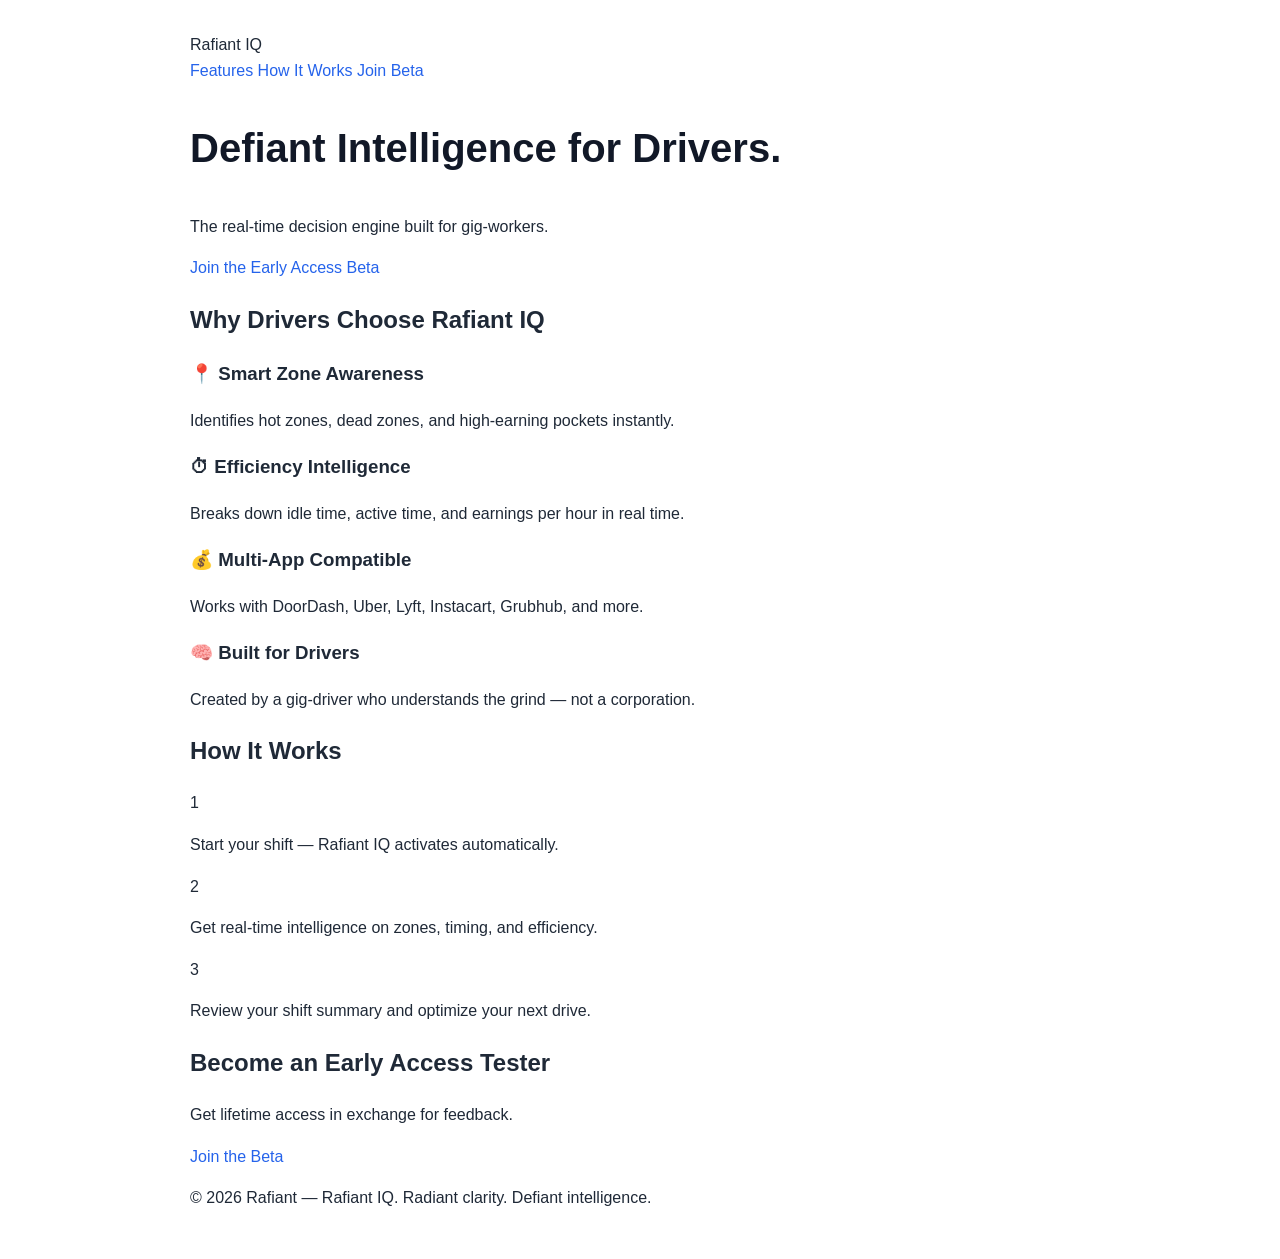
<file: index.html>
<!DOCTYPE html>
<html lang="en">
<head>
    <meta charset="UTF-8" />
    <meta name="viewport" content="width=device-width, initial-scale=1.0" />
    <title>Rafiant IQ</title>
    <link rel="stylesheet" href="style.css" />
</head>

<body>
    <header class="navbar">
        <div class="logo">Rafiant IQ</div>
        <nav>
            <a href="#features">Features</a>
            <a href="#how">How It Works</a>
            <a href="#join">Join Beta</a>
        </nav>
    </header>

    <section class="hero">
        <h1>Defiant Intelligence for Drivers.</h1>
        <p>The real‑time decision engine built for gig‑workers.</p>
        <a href="#join" class="cta">Join the Early Access Beta</a>
    </section>

    <section id="features" class="features">
        <h2>Why Drivers Choose Rafiant IQ</h2>

        <div class="feature-grid">
            <div class="feature-card">
                <h3>📍 Smart Zone Awareness</h3>
                <p>Identifies hot zones, dead zones, and high‑earning pockets instantly.</p>
            </div>

            <div class="feature-card">
                <h3>⏱ Efficiency Intelligence</h3>
                <p>Breaks down idle time, active time, and earnings per hour in real time.</p>
            </div>

            <div class="feature-card">
                <h3>💰 Multi‑App Compatible</h3>
                <p>Works with DoorDash, Uber, Lyft, Instacart, Grubhub, and more.</p>
            </div>

            <div class="feature-card">
                <h3>🧠 Built for Drivers</h3>
                <p>Created by a gig‑driver who understands the grind — not a corporation.</p>
            </div>
        </div>
    </section>

    <section id="how" class="how">
        <h2>How It Works</h2>

        <div class="steps">
            <div class="step">
                <span>1</span>
                <p>Start your shift — Rafiant IQ activates automatically.</p>
            </div>

            <div class="step">
                <span>2</span>
                <p>Get real‑time intelligence on zones, timing, and efficiency.</p>
            </div>

            <div class="step">
                <span>3</span>
                <p>Review your shift summary and optimize your next drive.</p>
            </div>
        </div>
    </section>

    <section id="join" class="join">
        <h2>Become an Early Access Tester</h2>
        <p>Get lifetime access in exchange for feedback.</p>
        <a href="https://forms.gle/your-google-form-link" class="cta">Join the Beta</a>
    </section>

    <footer>
        <p>© 2026 Rafiant — Rafiant IQ. Radiant clarity. Defiant intelligence.</p>
    </footer>
</body>
</html>
</file>
<file: style.css>
/* Quick starter styles - edit these */
body {
  background-color: #ffffff;
  color: #1f2937;
  font-family: -apple-system, BlinkMacSystemFont, 'Segoe UI', sans-serif;
  line-height: 1.6;
  margin: 0;
  padding: 2rem;
  max-width: 900px;
  margin-inline: auto;
}

h1 {
  color: #111827;
  font-size: 2.5rem;
}

a {
  color: #2563eb;
  text-decoration: none;
}

a:hover {
  text-decoration: underline;
}
</file>
